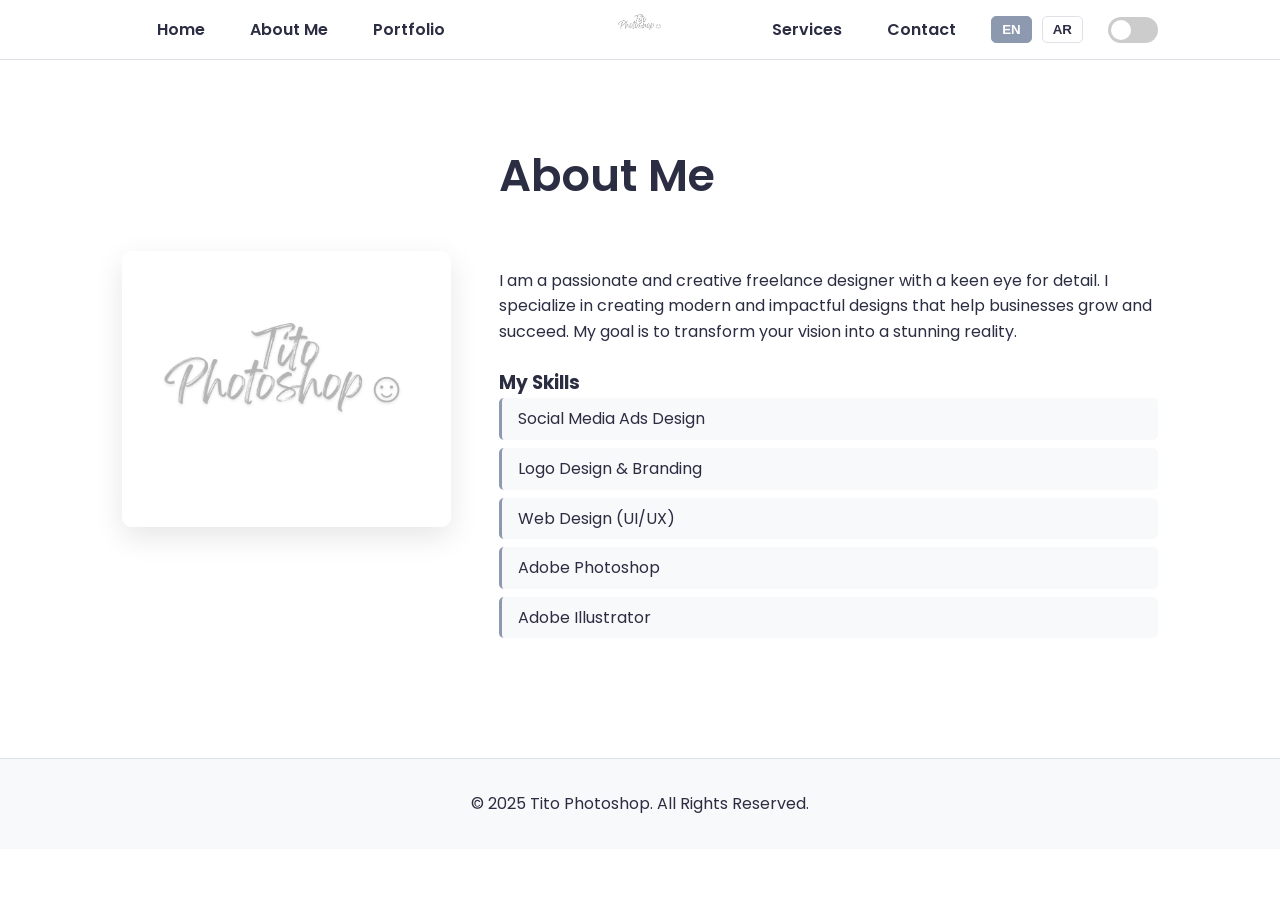
<file: about.html>
<!DOCTYPE html>
<html lang="en">
<head>
    <meta charset="UTF-8">
    <meta name="viewport" content="width=device-width, initial-scale=1.0">
    <title>About Me | Tito Photoshop</title>

    <!-- Google Fonts -->
    <link rel="preconnect" href="https://fonts.googleapis.com">
    <link rel="preconnect" href="https://fonts.gstatic.com" crossorigin>
    <link href="https://fonts.googleapis.com/css2?family=Poppins:wght@300;400;600;700&display=swap" rel="stylesheet">
    <link href="https://fonts.googleapis.com/css2?family=Cairo:wght@400;600;700&display=swap" rel="stylesheet">

    <!-- Stylesheet -->
    <link rel="stylesheet" href="style.css">
</head>
<body data-lang="en">

    <header>
        <div class="container">
            <nav>
                <ul>
                    <li><a href="home.html"><span data-lang-key="en">Home</span><span data-lang-key="ar">الرئيسية</span></a></li>
                    <li><a href="about.html" class="active"><span data-lang-key="en">About Me</span><span data-lang-key="ar">عني</span></a></li>
                    <li><a href="portfolio.html"><span data-lang-key="en">Portfolio</span><span data-lang-key="ar">أعمالي</span></a></li>
                </ul>
            </nav>
            <div class="logo">
                <a href="home.html"><img src="logo.png" alt="Tito Photoshop Logo"></a>
            </div>
            <nav>
                <ul>
                    <li><a href="services.html"><span data-lang-key="en">Services</span><span data-lang-key="ar">الخدمات</span></a></li>
                    <li><a href="contact.html"><span data-lang-key="en">Contact</span><span data-lang-key="ar">تواصل</span></a></li>
                     <li>
                        <div class="lang-switcher">
                            <button id="lang-en" class="active">EN</button>
                            <button id="lang-ar">AR</button>
                        </div>
                    </li>
                    <li>
                        <div class="theme-switch-wrapper">
                            <label class="theme-switch" for="dark-mode-toggle">
                                <input type="checkbox" id="dark-mode-toggle" />
                                <div class="slider round"></div>
                            </label>
                        </div>
                    </li>
                </ul>
            </nav>
        </div>
    </header>

    <main>
        <section id="about" class="section">
            <div class="container">
                <div class="about-content">
                    <div class="about-image">
                        <img src="logo.png" alt="Tito Photoshop">
                    </div>
                    <div class="about-text">
                        <h2 class="section-title" style="text-align: left;">
                            <span data-lang-key="en">About Me</span>
                            <span data-lang-key="ar">عني</span>
                        </h2>
                        <p>
                            <span data-lang-key="en">
                                I am a passionate and creative freelance designer with a keen eye for detail. I specialize in creating modern and impactful designs that help businesses grow and succeed. My goal is to transform your vision into a stunning reality.
                            </span>
                            <span data-lang-key="ar">
                                أنا مصمم مستقل شغوف ومبدع مع اهتمام كبير بالتفاصيل. متخصص في إنشاء تصميمات حديثة ومؤثرة تساعد الشركات على النمو والنجاح. هدفي هو تحويل رؤيتك إلى حقيقة مذهلة.
                            </span>
                        </p>
                        <div class="skills">
                            <h3><span data-lang-key="en">My Skills</span><span data-lang-key="ar">مهاراتي</span></h3>
                            <ul>
                                <li><span data-lang-key="en">Social Media Ads Design</span><span data-lang-key="ar">تصميم إعلانات السوشيال ميديا</span></li>
                                <li><span data-lang-key="en">Logo Design & Branding</span><span data-lang-key="ar">تصميم الشعارات والهوية التجارية</span></li>
                                <li><span data-lang-key="en">Web Design (UI/UX)</span><span data-lang-key="ar">تصميم الويب (واجهة وتجربة المستخدم)</span></li>
                                <li><span data-lang-key="en">Adobe Photoshop</span><span data-lang-key="ar">أدوبي فوتوشوب</span></li>
                                <li><span data-lang-key="en">Adobe Illustrator</span><span data-lang-key="ar">أدوبي اليستريتور</span></li>
                            </ul>
                        </div>
                    </div>
                </div>
            </div>
        </section>
    </main>

    <footer>
        <div class="container">
            <p>&copy; 2025 Tito Photoshop. <span data-lang-key="en">All Rights Reserved.</span><span data-lang-key="ar">جميع الحقوق محفوظة.</span></p>
        </div>
    </footer>

    <script src="script.js"></script>
</body>
</html>
</file>
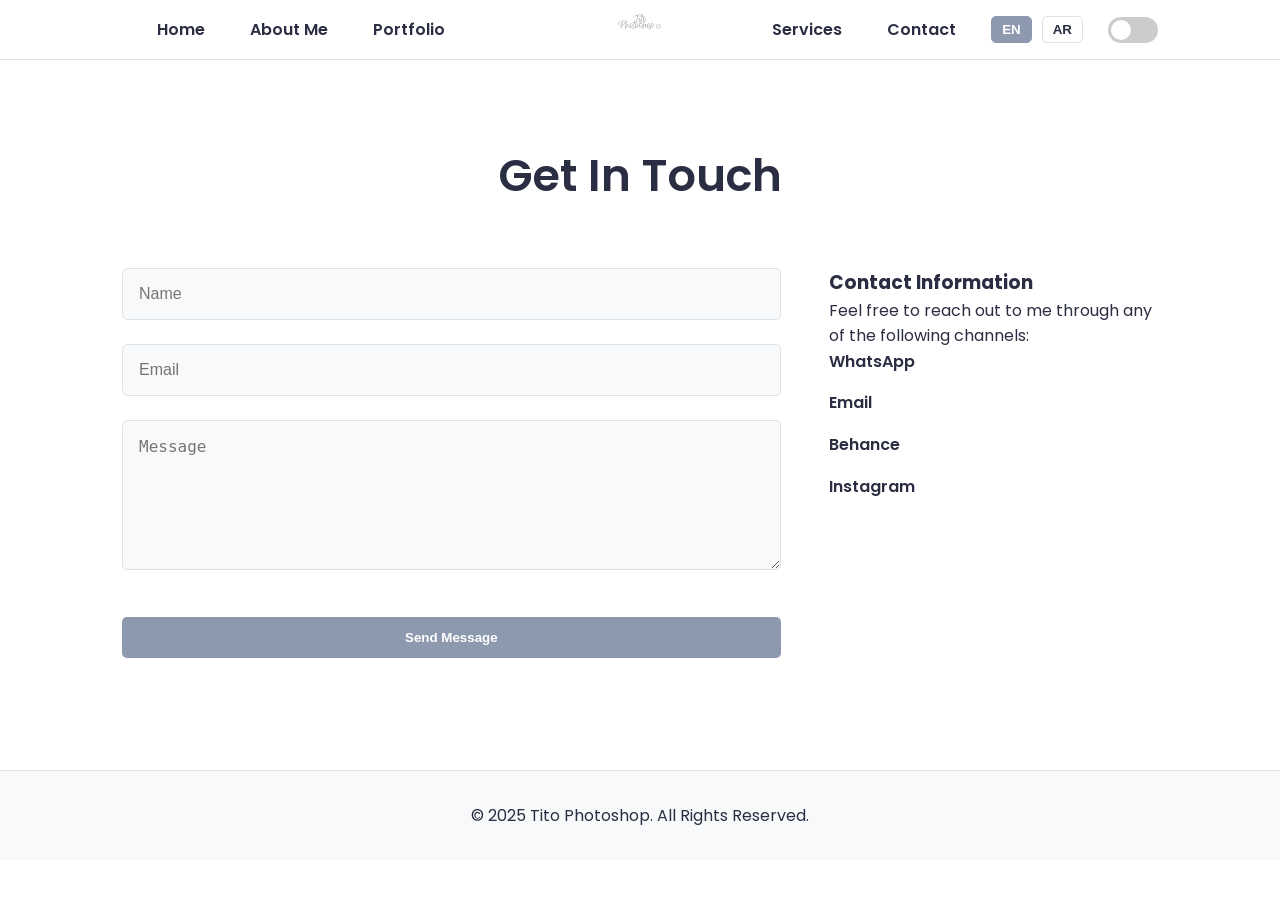
<file: contact.html>
<!DOCTYPE html>
<html lang="en">
<head>
    <meta charset="UTF-8">
    <meta name="viewport" content="width=device-width, initial-scale=1.0">
    <title>Contact | Tito Photoshop</title>

    <!-- Google Fonts -->
    <link rel="preconnect" href="https://fonts.googleapis.com">
    <link rel="preconnect" href="https://fonts.gstatic.com" crossorigin>
    <link href="https://fonts.googleapis.com/css2?family=Poppins:wght@300;400;600;700&display=swap" rel="stylesheet">
    <link href="https://fonts.googleapis.com/css2?family=Cairo:wght@400;600;700&display=swap" rel="stylesheet">

    <!-- Stylesheet -->
    <link rel="stylesheet" href="style.css">
</head>
<body data-lang="en">

    <header>
        <div class="container">
            <nav>
                <ul>
                    <li><a href="home.html"><span data-lang-key="en">Home</span><span data-lang-key="ar">الرئيسية</span></a></li>
                    <li><a href="about.html"><span data-lang-key="en">About Me</span><span data-lang-key="ar">عني</span></a></li>
                    <li><a href="portfolio.html"><span data-lang-key="en">Portfolio</span><span data-lang-key="ar">أعمالي</span></a></li>
                </ul>
            </nav>
            <div class="logo">
                <a href="home.html"><img src="logo.png" alt="Tito Photoshop Logo"></a>
            </div>
            <nav>
                <ul>
                    <li><a href="services.html"><span data-lang-key="en">Services</span><span data-lang-key="ar">الخدمات</span></a></li>
                    <li><a href="contact.html" class="active"><span data-lang-key="en">Contact</span><span data-lang-key="ar">تواصل</span></a></li>
                     <li>
                        <div class="lang-switcher">
                            <button id="lang-en" class="active">EN</button>
                            <button id="lang-ar">AR</button>
                        </div>
                    </li>
                    <li>
                        <div class="theme-switch-wrapper">
                            <label class="theme-switch" for="dark-mode-toggle">
                                <input type="checkbox" id="dark-mode-toggle" />
                                <div class="slider round"></div>
                            </label>
                        </div>
                    </li>
                </ul>
            </nav>
        </div>
    </header>

    <main>
        <section id="contact" class="section">
            <div class="container">
                <h2 class="section-title">
                    <span data-lang-key="en">Get In Touch</span>
                    <span data-lang-key="ar">تواصل معي</span>
                </h2>
                <div class="contact-wrapper">
                    <div class="contact-form">
                        <form>
                            <div class="form-group">
                                <input type="text" name="name" placeholder="Name">
                            </div>
                            <div class="form-group">
                                <input type="email" name="email" placeholder="Email">
                            </div>
                            <div class="form-group">
                                <textarea name="message" placeholder="Message"></textarea>
                            </div>
                            <button type="submit" class="btn"><span data-lang-key="en">Send Message</span><span data-lang-key="ar">أرسل الرسالة</span></button>
                        </form>
                    </div>
                    <div class="contact-info">
                        <h3><span data-lang-key="en">Contact Information</span><span data-lang-key="ar">معلومات التواصل</span></h3>
                        <p><span data-lang-key="en">Feel free to reach out to me through any of the following channels:</span><span data-lang-key="ar">لا تتردد في التواصل معي عبر أي من القنوات التالية:</span></p>
                        <ul>
                            <li><a href="https://wa.me/201022065189" target="_blank">WhatsApp</a></li>
                            <li><a href="mailto:viptayam@gmail.com">Email</a></li>
                            <li><a href="#" target="_blank">Behance</a></li>
                            <li><a href="#" target="_blank">Instagram</a></li>
                        </ul>
                    </div>
                </div>
            </div>
        </section>
    </main>

    <footer>
        <div class="container">
            <p>&copy; 2025 Tito Photoshop. <span data-lang-key="en">All Rights Reserved.</span><span data-lang-key="ar">جميع الحقوق محفوظة.</span></p>
        </div>
    </footer>

    <script src="script.js"></script>
</body>
</html>
</file>
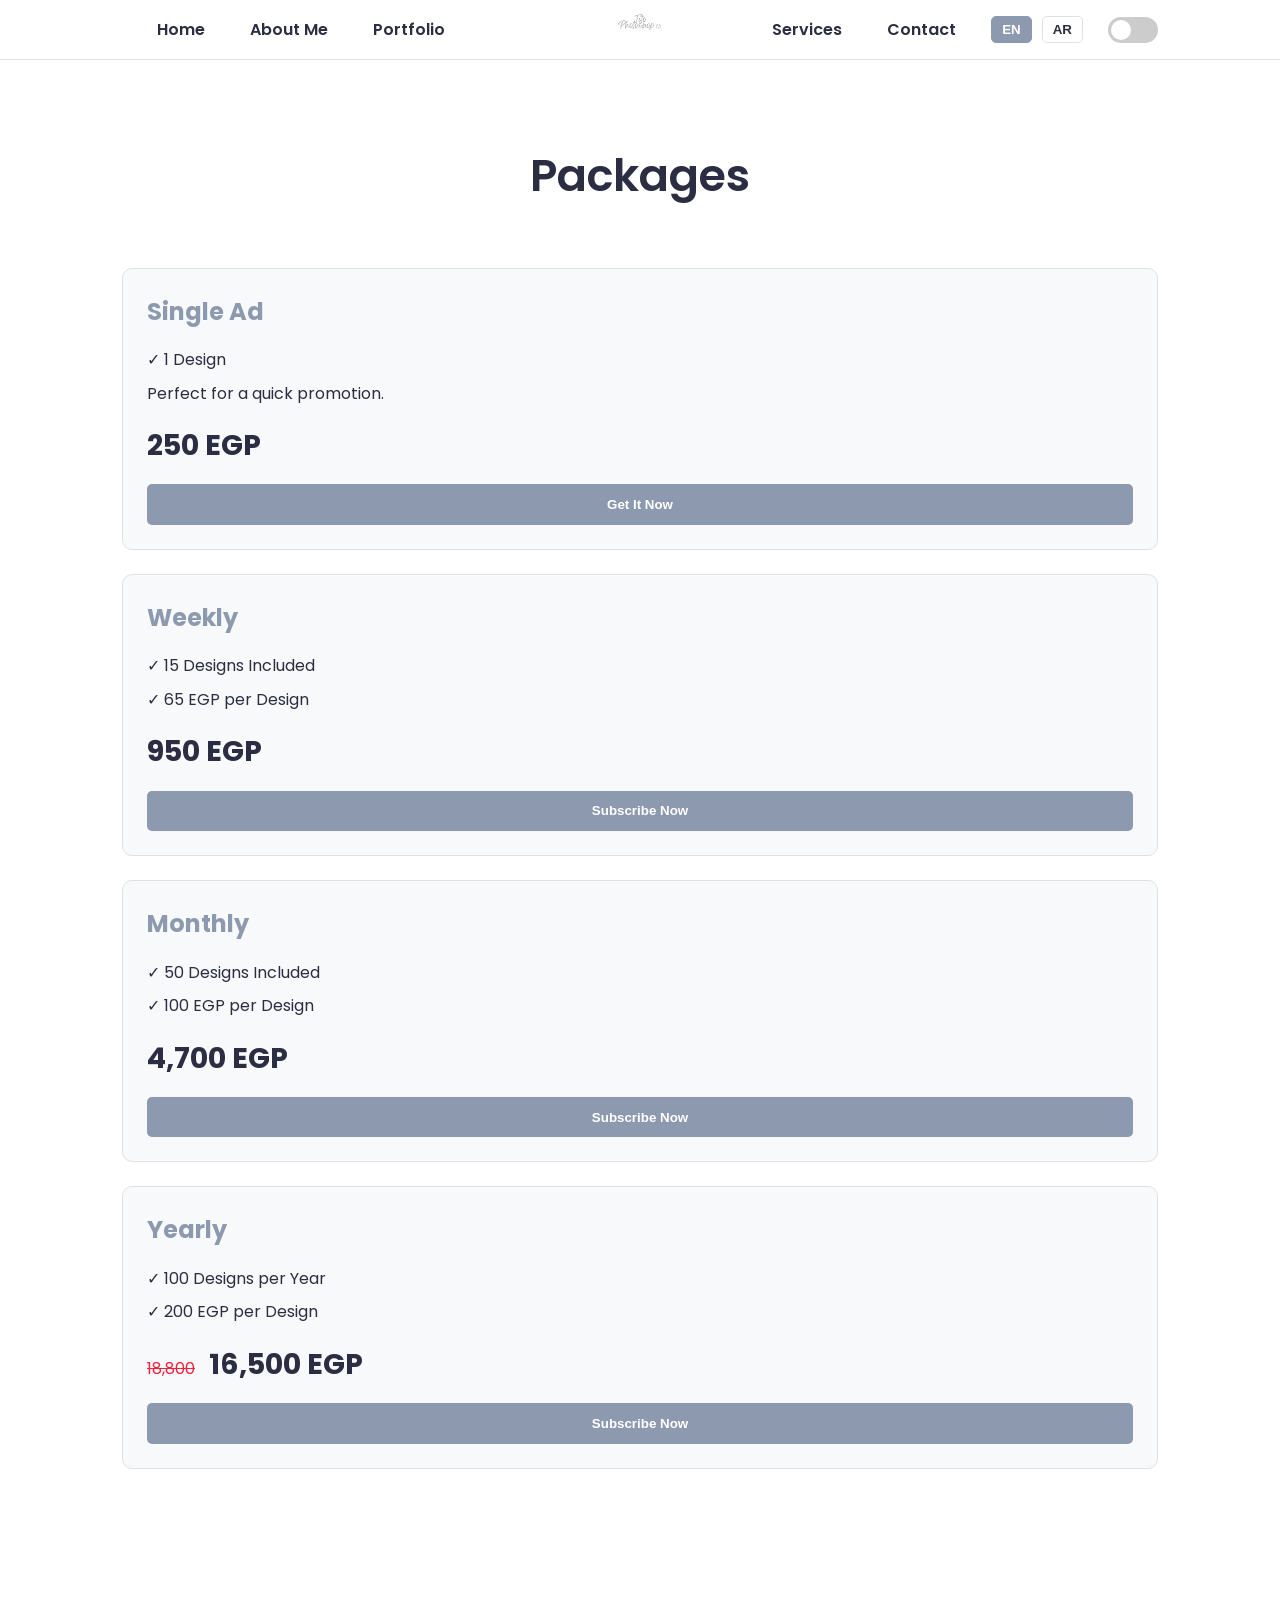
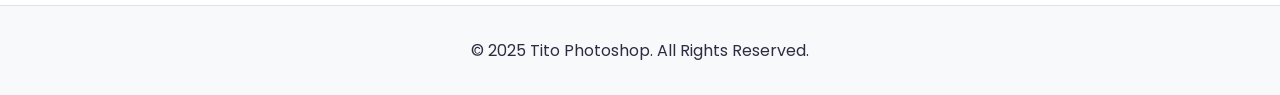
<file: services.html>
<!DOCTYPE html>
<html lang="en">
<head>
    <meta charset="UTF-8">
    <meta name="viewport" content="width=device-width, initial-scale=1.0">
    <title>Services & Pricing | Tito Photoshop</title>

    <!-- Google Fonts -->
    <link rel="preconnect" href="https://fonts.googleapis.com">
    <link rel="preconnect" href="https://fonts.gstatic.com" crossorigin>
    <link href="https://fonts.googleapis.com/css2?family=Poppins:wght@300;400;600;700&display=swap" rel="stylesheet">
    <link href="https://fonts.googleapis.com/css2?family=Cairo:wght@400;600;700&display=swap" rel="stylesheet">

    <!-- Stylesheet -->
    <link rel="stylesheet" href="style.css">
</head>
<body data-lang="en">

    <header>
        <div class="container">
            <nav>
                <ul>
                    <li><a href="home.html"><span data-lang-key="en">Home</span><span data-lang-key="ar">الرئيسية</span></a></li>
                    <li><a href="about.html"><span data-lang-key="en">About Me</span><span data-lang-key="ar">عني</span></a></li>
                    <li><a href="portfolio.html"><span data-lang-key="en">Portfolio</span><span data-lang-key="ar">أعمالي</span></a></li>
                </ul>
            </nav>
            <div class="logo">
                <a href="home.html"><img src="logo.png" alt="Tito Photoshop Logo"></a>
            </div>
            <nav>
                <ul>
                    <li><a href="services.html" class="active"><span data-lang-key="en">Services</span><span data-lang-key="ar">الخدمات</span></a></li>
                    <li><a href="contact.html"><span data-lang-key="en">Contact</span><span data-lang-key="ar">تواصل</span></a></li>
                     <li>
                        <div class="lang-switcher">
                            <button id="lang-en" class="active">EN</button>
                            <button id="lang-ar">AR</button>
                        </div>
                    </li>
                    <li>
                        <div class="theme-switch-wrapper">
                            <label class="theme-switch" for="dark-mode-toggle">
                                <input type="checkbox" id="dark-mode-toggle" />
                                <div class="slider round"></div>
                            </label>
                        </div>
                    </li>
                </ul>
            </nav>
        </div>
    </header>

    <main>
        <section id="services" class="section">
            <div class="container">
                <h2 class="section-title"><span data-lang-key="en">Packages</span><span data-lang-key="ar">الباقات</span></h2>

                <div class="plan">
                    <h3><span data-lang-key="en">Single Ad</span><span data-lang-key="ar">إعلان واحد</span></h3>
                    <ul>
                        <li><span data-lang-key="en">✓ 1 Design</span><span data-lang-key="ar">✓ تصميم واحد</span></li>
                         <li><span data-lang-key="en">Perfect for a quick promotion.</span><span data-lang-key="ar">مثالي لحملة إعلانية سريعة.</span></li>
                    </ul>
                    <p class="price">250 <span data-lang-key="en">EGP</span><span data-lang-key="ar">جنيه</span></p>
                    <button class="btn" id="subscribe-single"><span data-lang-key="en">Get It Now</span><span data-lang-key="ar">اطلبه الآن</span></button>
                </div>

                <div class="plan">
                    <h3><span data-lang-key="en">Weekly</span><span data-lang-key="ar">الأسبوعية</span></h3>
                    <ul>
                        <li><span data-lang-key="en">✓ 15 Designs Included</span><span data-lang-key="ar">✓ تشمل 15 تصميم</span></li>
                        <li><span data-lang-key="en">✓ 65 EGP per Design</span><span data-lang-key="ar">✓ 65 جنيه للتصميم</span></li>
                    </ul>
                    <p class="price">950 <span data-lang-key="en">EGP</span><span data-lang-key="ar">جنيه</span></p>
                    <button class="btn" id="subscribe-weekly"><span data-lang-key="en">Subscribe Now</span><span data-lang-key="ar">اشترك الآن</span></button>
                </div>

                <div class="plan">
                    <h3><span data-lang-key="en">Monthly</span><span data-lang-key="ar">الشهرية</span></h3>
                    <ul>
                        <li><span data-lang-key="en">✓ 50 Designs Included</span><span data-lang-key="ar">✓ تشمل 50 تصميم</span></li>
                        <li><span data-lang-key="en">✓ 100 EGP per Design</span><span data-lang-key="ar">✓ 100 جنيه للتصميم</span></li>
                    </ul>
                    <p class="price">4,700 <span data-lang-key="en">EGP</span><span data-lang-key="ar">جنيه</span></p>
                    <button class="btn" id="subscribe-monthly"><span data-lang-key="en">Subscribe Now</span><span data-lang-key="ar">اشترك الآن</span></button>
                </div>

                <div class="plan">
                    <h3><span data-lang-key="en">Yearly</span><span data-lang-key="ar">السنوية</span></h3>
                    <ul>
                        <li><span data-lang-key="en">✓ 100 Designs per Year</span><span data-lang-key="ar">✓ 100 تصميم سنويًا</span></li>
                        <li><span data-lang-key="en">✓ 200 EGP per Design</span><span data-lang-key="ar">✓ 200 جنيه للتصميم</span></li>
                    </ul>
                    <p class="price"><s>18,800</s> 16,500 <span data-lang-key="en">EGP</span><span data-lang-key="ar">جنيه</span></p>
                    <button class="btn" id="subscribe-yearly"><span data-lang-key="en">Subscribe Now</span><span data-lang-key="ar">اشترك الآن</span></button>
                </div>
            </div>
        </section>
    </main>

    <footer>
        <div class="container">
            <p>&copy; 2025 Tito Photoshop. <span data-lang-key="en">All Rights Reserved.</span><span data-lang-key="ar">جميع الحقوق محفوظة.</span></p>
        </div>
    </footer>

    <script src="script.js"></script>
</body>
</html>
</file>
<file: style.css>
:root {
    --primary-color: #FFFFFF;
    --secondary-color: #F8F9FA;
    --accent-color: #8D99AE;
    --text-color: #2B2D42;
    --card-color: #FFFFFF;
    --border-color: #DEE2E6;
    --accent-shadow: rgba(62, 122, 235, 0.5);
    --logo-filter: invert(0);
}

body.dark-mode {
    --primary-color: #121212;
    --secondary-color: #1E1E1E;
    --accent-color: #90A4AE;
    --text-color: #E0E0E0;
    --card-color: #1E1E1E;
    --border-color: #333333;
    --accent-shadow: rgba(144, 164, 174, 0.4);
    --logo-filter: invert(1);
}

* {
    margin: 0;
    padding: 0;
    box-sizing: border-box;
}

html {
    scroll-behavior: smooth;
}

body {
    font-family: 'Poppins', sans-serif;
    background-color: var(--primary-color);
    color: var(--text-color);
    line-height: 1.6;
    transition: background-color 0.4s, color 0.4s;
}

body.sidebar-open {
    overflow: hidden;
}

.container {
    max-width: 1100px;
    margin: auto;
    padding: 0 2rem;
    overflow: hidden;
}

[lang="ar"] {
    font-family: 'Cairo', sans-serif;
}

[data-lang-key] {
    display: none;
}

body[data-lang="en"] [data-lang-key="en"],
body[data-lang="ar"] [data-lang-key="ar"] {
    display: inline;
}

body[data-lang="ar"] nav ul li {
    margin-left: 0;
    margin-right: 25px;
}

.lang-switcher {
    display: flex;
    gap: 10px;
}

.lang-switcher button {
    background: none;
    border: 1px solid var(--border-color);
    padding: 5px 10px;
    cursor: pointer;
    border-radius: 5px;
    font-weight: 600;
    color: var(--text-color);
    transition: background-color 0.3s, color 0.3s, border-color 0.3s;
}

.lang-switcher button.active {
    background-color: var(--accent-color);
    color: var(--primary-color);
    border-color: var(--accent-color);
}

header {
    background: var(--primary-color);
    padding: 1rem 0;
    border-bottom: 1px solid var(--border-color);
    position: sticky;
    top: 0;
    z-index: 100;
    width: 100%;
    transition: box-shadow 0.3s ease, background-color 0.4s, border-color 0.4s;
}

header .container {
    display: flex;
    justify-content: space-between;
    align-items: center;
}

header.scrolled {
    box-shadow: 0 4px 15px rgba(0,0,0,0.08);
}

.dark-mode header.scrolled {
     box-shadow: 0 4px 15px rgba(0,0,0,0.2);
}

.logo {
    position: absolute;
    left: 50%;
    transform: translateX(-50%);
}

.logo img {
    height: 50px;
    filter: var(--logo-filter);
    transition: filter 0.4s;
}

nav ul {
    display: flex;
    list-style: none;
    align-items: center;
}

nav ul li {
    margin-left: 25px;
}

nav a {
    color: var(--text-color);
    text-decoration: none;
    font-weight: 600;
    cursor: pointer;
    transition: color 0.3s ease, text-shadow 0.3s ease;
    padding: 5px 10px;
    border-radius: 5px;
}

nav a:hover {
    color: var(--accent-color);
    text-shadow: 0 0 15px var(--accent-shadow);
}

.hero {
    padding: 8rem 0;
    text-align: center;
    position: relative;
    background-image: url('ii.jpg');
    background-size: cover;
    background-position: center;
    color: #fff;
}

.hero::before {
    content: '';
    position: absolute;
    top: 0;
    left: 0;
    width: 100%;
    height: 100%;
    background-color: rgba(43, 45, 66, 0.6);
    z-index: 1;
}

.hero .container {
    position: relative;
    z-index: 2;
}

.hero h1 {
    font-size: 3.5rem;
    margin-bottom: 1rem;
    text-shadow: 2px 2px 8px rgba(0,0,0,0.5);
}

.hero h1 span {
    color: #d1d9e6;
}

.hero p {
    font-size: 1.3rem;
    max-width: 600px;
    margin: auto;
    text-shadow: 1px 1px 4px rgba(0,0,0,0.5);
}

.section {
    padding: 5rem 0;
    opacity: 0;
    transform: translateY(30px);
    transition: opacity 0.6s ease-out, transform 0.6s ease-out;
}

.section.visible {
    opacity: 1;
    transform: translateY(0);
}

.section-title {
    text-align: center;
    font-size: 2.8rem;
    margin-bottom: 3.5rem;
    font-weight: 600;
}

.portfolio-grid {
    column-count: 3;
    column-gap: 2rem;
}

.portfolio-item {
    background: var(--card-color);
    border-radius: 10px;
    text-align: center;
    box-shadow: 0 5px 25px rgba(0,0,0,0.07);
    transition: transform 0.4s cubic-bezier(0.25, 0.46, 0.45, 0.94), box-shadow 0.4s cubic-bezier(0.25, 0.46, 0.45, 0.94), background-color 0.4s;
    overflow: hidden;
    transform-style: preserve-3d;
    break-inside: avoid;
    margin-bottom: 2rem;
}

.dark-mode .portfolio-item {
     box-shadow: 0 5px 25px rgba(0,0,0,0.2);
}

.portfolio-item:hover {
    transform: translateY(-10px) perspective(1000px) rotateX(2deg) rotateY(2deg) scale(1.05);
    box-shadow: 0 20px 40px rgba(62, 122, 235, 0.4);
}

.portfolio-item img {
    width: 100%;
    height: auto;
    display: block;
}

.portfolio-content {
    padding: 1.5rem;
}

.portfolio-item h3 {
    font-size: 1.5rem;
    margin-bottom: 1rem;
    color: var(--text-color);
}

.btn {
    display: inline-block;
    background: var(--accent-color);
    color: var(--primary-color);
    padding: 0.8rem 1.5rem;
    border-radius: 5px;
    text-decoration: none;
    font-weight: 600;
    transition: background-color 0.3s ease, transform 0.3s ease, color 0.4s;
    border: none;
    cursor: pointer;
    width: 100%;
    margin-top: 1rem;
}

.btn:hover {
    background-color: #72819a;
    transform: scale(1.05) translateY(-2px);
    box-shadow: 0 5px 15px rgba(0,0,0,0.1);
}

.cta-section {
    background: var(--secondary-color);
    text-align: center;
    transition: background-color 0.4s;
}

.cta-section p {
    font-size: 1.2rem;
    font-weight: 600;
}

.contact-section {
    text-align: center;
}

.contact-links a {
    color: var(--accent-color);
    text-decoration: none;
    font-size: 1.2rem;
    margin: 0 1rem;
    font-weight: 500;
    transition: color 0.3s ease;
}

.contact-links a:hover {
    color: var(--text-color);
}

footer {
    background: var(--secondary-color);
    text-align: center;
    padding: 2rem 0;
    margin-top: 2rem;
    border-top: 1px solid var(--border-color);
    transition: background-color 0.4s, border-color 0.4s;
}

.coming-soon {
    font-weight: 600;
    color: var(--accent-color);
    margin-top: 1rem;
}

#sidebar-overlay {
    position: fixed;
    top: 0;
    left: 0;
    width: 100%;
    height: 100%;
    background: rgba(0, 0, 0, 0.5);
    z-index: 1000;
    visibility: hidden;
    opacity: 0;
    transition: opacity 0.3s ease-in-out, visibility 0.3s ease-in-out;
}

#sidebar {
    position: fixed;
    top: 0;
    right: -400px;
    width: 100%;
    max-width: 400px;
    height: 100%;
    background: var(--primary-color);
    box-shadow: -5px 0 15px rgba(0, 0, 0, 0.1);
    z-index: 1001;
    transition: right 0.4s cubic-bezier(0.25, 0.46, 0.45, 0.94), background-color 0.4s;
    padding: 2rem;
    overflow-y: auto;
}

body.sidebar-open #sidebar-overlay {
    visibility: visible;
    opacity: 1;
}

body.sidebar-open #sidebar {
    right: 0;
}

body[data-lang="ar"].sidebar-open #sidebar {
    right: auto;
    left: 0;
}

body[data-lang="ar"] #sidebar {
    right: auto;
    left: -400px;
}

#close-sidebar {
    position: absolute;
    top: 1rem;
    right: 1.5rem;
    background: none;
    border: none;
    font-size: 2.5rem;
    color: var(--text-color);
    cursor: pointer;
    line-height: 1;
}

body[data-lang="ar"] #close-sidebar {
    right: auto;
    left: 1.5rem;
}

.sidebar-title {
    font-size: 2rem;
    font-weight: 600;
    margin-bottom: 2rem;
    margin-top: 1rem;
}

.plan {
    background: var(--secondary-color);
    border: 1px solid var(--border-color);
    border-radius: 10px;
    padding: 1.5rem;
    margin-bottom: 1.5rem;
    transition: background-color 0.4s, border-color 0.4s;
}

.plan h3 {
    font-size: 1.5rem;
    color: var(--accent-color);
    margin-bottom: 1rem;
}

.plan ul {
    list-style: none;
    margin-bottom: 1rem;
    padding-left: 0;
}

.plan ul li {
    margin-bottom: 0.5rem;
}

.price {
    font-size: 1.8rem;
    font-weight: 700;
}

.price s {
    font-size: 1rem;
    font-weight: 400;
    color: #ef233c;
    margin-right: 0.5rem;
}

/* Dark Mode Toggle Switch CSS */
.theme-switch-wrapper {
    display: flex;
    align-items: center;
}
.theme-switch {
    display: inline-block;
    height: 26px;
    position: relative;
    width: 50px;
}
.theme-switch input {
    display: none;
}
.slider {
    background-color: #ccc;
    bottom: 0;
    cursor: pointer;
    left: 0;
    position: absolute;
    right: 0;
    top: 0;
    transition: .4s;
}
.slider:before {
    background-color: #fff;
    bottom: 3px;
    content: "";
    height: 20px;
    left: 3px;
    position: absolute;
    transition: .4s;
    width: 20px;
}
input:checked + .slider {
    background-color: var(--accent-color);
}
input:checked + .slider:before {
    transform: translateX(24px);
}
.slider.round {
    border-radius: 34px;
}
.slider.round:before {
    border-radius: 50%;
}

/* About Page */
.about-content {
    display: grid;
    grid-template-columns: 1fr 2fr;
    gap: 3rem;
    align-items: center;
}

.about-image {
    text-align: center;
}

.about-image img {
    max-width: 100%;
    border-radius: 10px;
    box-shadow: 0 10px 30px rgba(0,0,0,0.1);
}

.about-text p {
    margin-bottom: 1.5rem;
}

.skills ul {
    list-style: none;
    padding-left: 0;
}

.skills li {
    background: var(--secondary-color);
    padding: 0.5rem 1rem;
    margin-bottom: 0.5rem;
    border-radius: 5px;
    border-left: 3px solid var(--accent-color);
}


/* Contact Page */
.contact-wrapper {
    display: grid;
    grid-template-columns: 2fr 1fr;
    gap: 3rem;
}

.contact-form .form-group {
    margin-bottom: 1.5rem;
}

.contact-form input,
.contact-form textarea {
    width: 100%;
    padding: 1rem;
    border: 1px solid var(--border-color);
    border-radius: 5px;
    background: var(--secondary-color);
    color: var(--text-color);
    font-size: 1rem;
}

.contact-form textarea {
    resize: vertical;
    min-height: 150px;
}

.contact-info ul {
    list-style: none;
    padding-left: 0;
}

.contact-info li {
    margin-bottom: 1rem;
}

.contact-info a {
    color: var(--text-color);
    text-decoration: none;
    font-weight: 600;
    transition: color 0.3s ease;
}

.contact-info a:hover {
    color: var(--accent-color);
}
</file>
